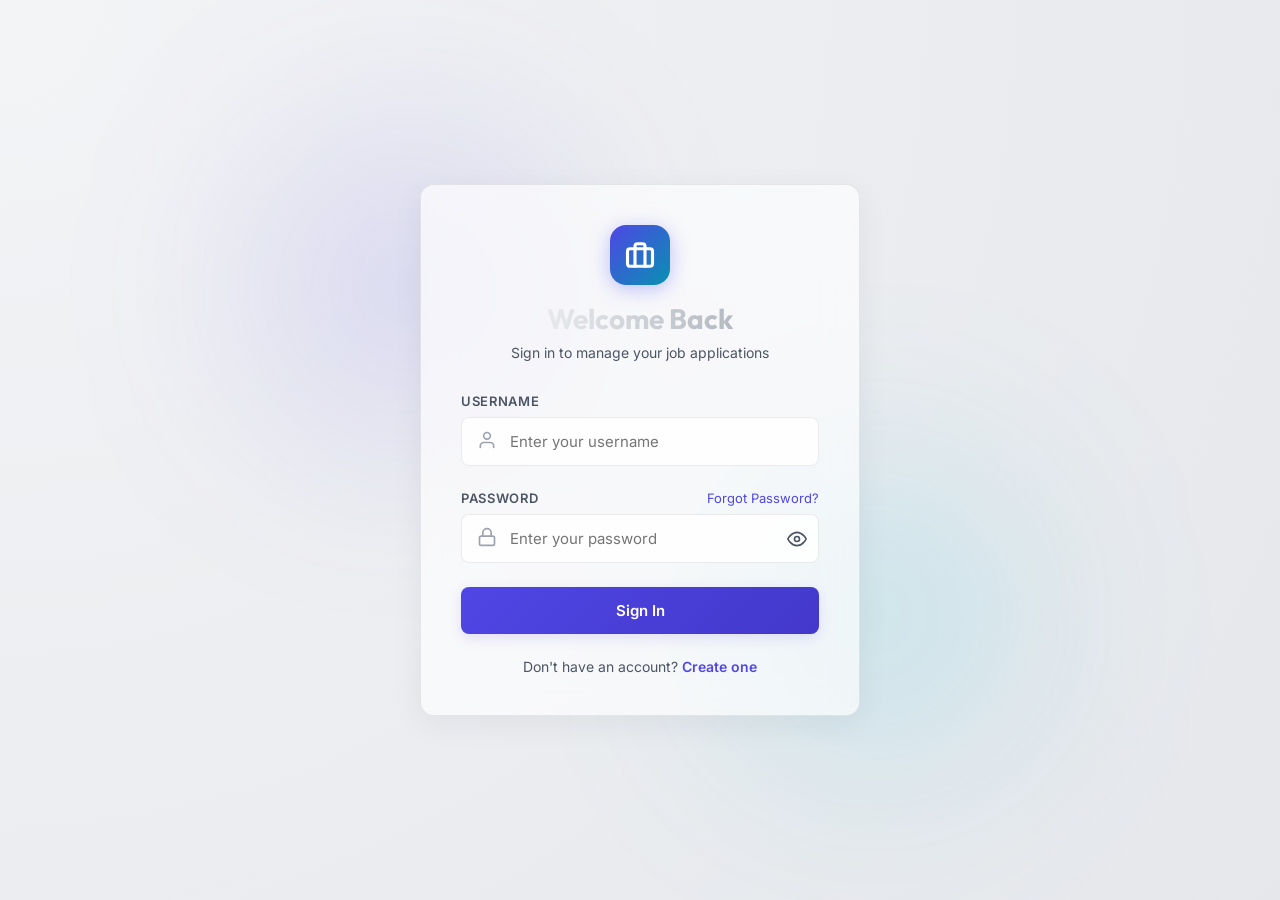
<file: src/main/resources/static/login.html>
<!DOCTYPE html>
<html lang="en">
<head>
    <meta charset="UTF-8">
    <meta name="viewport" content="width=device-width, initial-scale=1.0">
    <title>Sign In - Job Tracker</title>
    <link rel="stylesheet" href="css/style.css">
</head>
<body>
    <div class="auth-wrapper">
        <div class="auth-card glass">
            <div class="auth-header">
                <div class="logo-container">
                    <svg viewBox="0 0 24 24" fill="none" stroke="currentColor" stroke-width="2.5" stroke-linecap="round" stroke-linejoin="round">
                        <rect x="2" y="7" width="20" height="14" rx="2" ry="2"></rect>
                        <path d="M16 21V5a2 2 0 0 0-2-2h-4a2 2 0 0 0-2 2v16"></path>
                    </svg>
                </div>
                <h2>Welcome Back</h2>
                <p>Sign in to manage your job applications</p>
            </div>
            
            <form id="loginForm">
                <div class="form-group">
                    <label for="username" class="form-label">Username</label>
                    <div class="input-wrapper">
                        <input type="text" id="username" class="form-input" placeholder="Enter your username" required autocomplete="username">
                        <span class="input-icon">
                            <svg width="20" height="20" viewBox="0 0 24 24" fill="none" stroke="currentColor" stroke-width="2" stroke-linecap="round" stroke-linejoin="round">
                                <path d="M20 21v-2a4 4 0 0 0-4-4H8a4 4 0 0 0-4 4v2"></path>
                                <circle cx="12" cy="7" r="4"></circle>
                            </svg>
                        </span>
                    </div>
                </div>

                <div class="form-group">
                    <div style="display: flex; justify-content: space-between; align-items: center; margin-bottom: 8px;">
                        <label for="password" class="form-label" style="margin-bottom: 0;">Password</label>
                        <a href="#" id="forgotPasswordLink" style="font-size: 13px; color: var(--primary); text-decoration: none;">Forgot Password?</a>
                    </div>
                    <div class="input-wrapper" style="position: relative;">
                        <input type="password" id="password" class="form-input" placeholder="Enter your password" required autocomplete="current-password" style="padding-right: 42px;">
                        <span class="input-icon">
                            <svg width="20" height="20" viewBox="0 0 24 24" fill="none" stroke="currentColor" stroke-width="2" stroke-linecap="round" stroke-linejoin="round">
                                <rect x="3" y="11" width="18" height="11" rx="2" ry="2"></rect>
                                <path d="M7 11V7a5 5 0 0 1 10 0v4"></path>
                            </svg>
                        </span>
                        <span class="password-toggle-btn" style="position: absolute; right: 12px; top: 50%; transform: translateY(-50%); cursor: pointer; color: var(--text-secondary); display: flex; align-items: center; justify-content: center; z-index: 10;">
                            <svg class="eye-icon" width="20" height="20" viewBox="0 0 24 24" fill="none" stroke="currentColor" stroke-width="2" stroke-linecap="round" stroke-linejoin="round">
                                <path d="M1 12s4-8 11-8 11 8 11 8-4 8-11 8-11-8-11-8z"></path>
                                <circle cx="12" cy="12" r="3"></circle>
                            </svg>
                            <svg class="eye-off-icon hidden" width="20" height="20" viewBox="0 0 24 24" fill="none" stroke="currentColor" stroke-width="2" stroke-linecap="round" stroke-linejoin="round">
                                <path d="M17.94 17.94A10.07 10.07 0 0 1 12 20c-7 0-11-8-11-8a18.45 18.45 0 0 1 5.06-5.94M9.9 4.24A9.12 9.12 0 0 1 12 4c7 0 11 8 11 8a18.5 18.5 0 0 1-2.16 3.19m-6.72-1.07a3 3 0 1 1-4.24-4.24"></path>
                                <line x1="1" y1="1" x2="23" y2="23"></line>
                            </svg>
                        </span>
                    </div>
                </div>

                <button type="submit" id="loginBtn" class="btn btn-primary">Sign In</button>
            </form>

            <div class="auth-footer">
                Don't have an account? <a href="signup.html">Create one</a>
            </div>
        </div>
    </div>

    <!-- Forgot Password Modal Overlay -->
    <div id="forgotPasswordModalOverlay" class="modal-overlay">
        <div class="modal glass" style="max-width: 420px; width: 90%; display: flex; flex-direction: column; padding: 28px;">
            <div class="modal-header" style="flex-shrink: 0; margin-bottom: 16px; display: flex; justify-content: space-between; align-items: center;">
                <h3 style="display: flex; align-items: center; gap: 8px; font-size: 20px; color: var(--text-primary);">
                    Password Recovery
                </h3>
                <button id="closeForgotPasswordModalBtn" class="modal-close" style="font-size: 24px; background: transparent; border: none; color: var(--text-secondary); cursor: pointer;">&times;</button>
            </div>
            
            <form id="forgotPasswordForm" style="display: flex; flex-direction: column; gap: 16px;">
                <div class="form-group">
                    <label for="forgotEmail" class="form-label">Email Address</label>
                    <div class="input-wrapper" style="display: flex; gap: 8px;">
                        <input type="email" id="forgotEmail" class="form-input" placeholder="Enter your registered email" required style="flex: 1;">
                        <button type="button" id="sendResetOtpBtn" class="btn btn-secondary" style="width: auto; padding: 0 16px; font-size: 13px; height: 42px; white-space: nowrap;">Send OTP</button>
                    </div>
                </div>

                <!-- OTP & New Password Group (Hidden by default) -->
                <div id="resetFieldsGroup" class="hidden" style="display: flex; flex-direction: column; gap: 16px;">
                    <div class="form-group">
                        <label for="resetOtp" class="form-label">Verification Code (OTP)</label>
                        <input type="text" id="resetOtp" class="form-input" placeholder="Enter 6-digit code" maxlength="6">
                    </div>

                    <div class="form-group">
                        <label for="newPassword" class="form-label">New Password</label>
                        <div class="input-wrapper" style="position: relative;">
                            <input type="password" id="newPassword" class="form-input" placeholder="Enter new password" style="padding-right: 42px;">
                            <span class="password-toggle-btn" style="position: absolute; right: 12px; top: 50%; transform: translateY(-50%); cursor: pointer; color: var(--text-secondary); display: flex; align-items: center; justify-content: center; z-index: 10;">
                                <svg class="eye-icon" width="20" height="20" viewBox="0 0 24 24" fill="none" stroke="currentColor" stroke-width="2" stroke-linecap="round" stroke-linejoin="round">
                                    <path d="M1 12s4-8 11-8 11 8 11 8-4 8-11 8-11-8-11-8z"></path>
                                    <circle cx="12" cy="12" r="3"></circle>
                                </svg>
                                <svg class="eye-off-icon hidden" width="20" height="20" viewBox="0 0 24 24" fill="none" stroke="currentColor" stroke-width="2" stroke-linecap="round" stroke-linejoin="round">
                                    <path d="M17.94 17.94A10.07 10.07 0 0 1 12 20c-7 0-11-8-11-8a18.45 18.45 0 0 1 5.06-5.94M9.9 4.24A9.12 9.12 0 0 1 12 4c7 0 11 8 11 8a18.5 18.5 0 0 1-2.16 3.19m-6.72-1.07a3 3 0 1 1-4.24-4.24"></path>
                                    <line x1="1" y1="1" x2="23" y2="23"></line>
                                </svg>
                            </span>
                        </div>
                    </div>
                </div>

                <div class="modal-footer" style="flex-shrink: 0; margin-top: 12px; padding-top: 12px; border-top: 1px solid var(--card-border); display: flex; justify-content: flex-end; gap: 8px;">
                    <button type="button" id="cancelResetBtn" class="btn btn-secondary">Cancel</button>
                    <button type="submit" id="submitResetBtn" class="btn btn-primary" style="width: auto;" disabled>Reset Password</button>
                </div>
            </form>
        </div>
    </div>

    <script src="js/auth.js"></script>
</body>
</html>
</file>
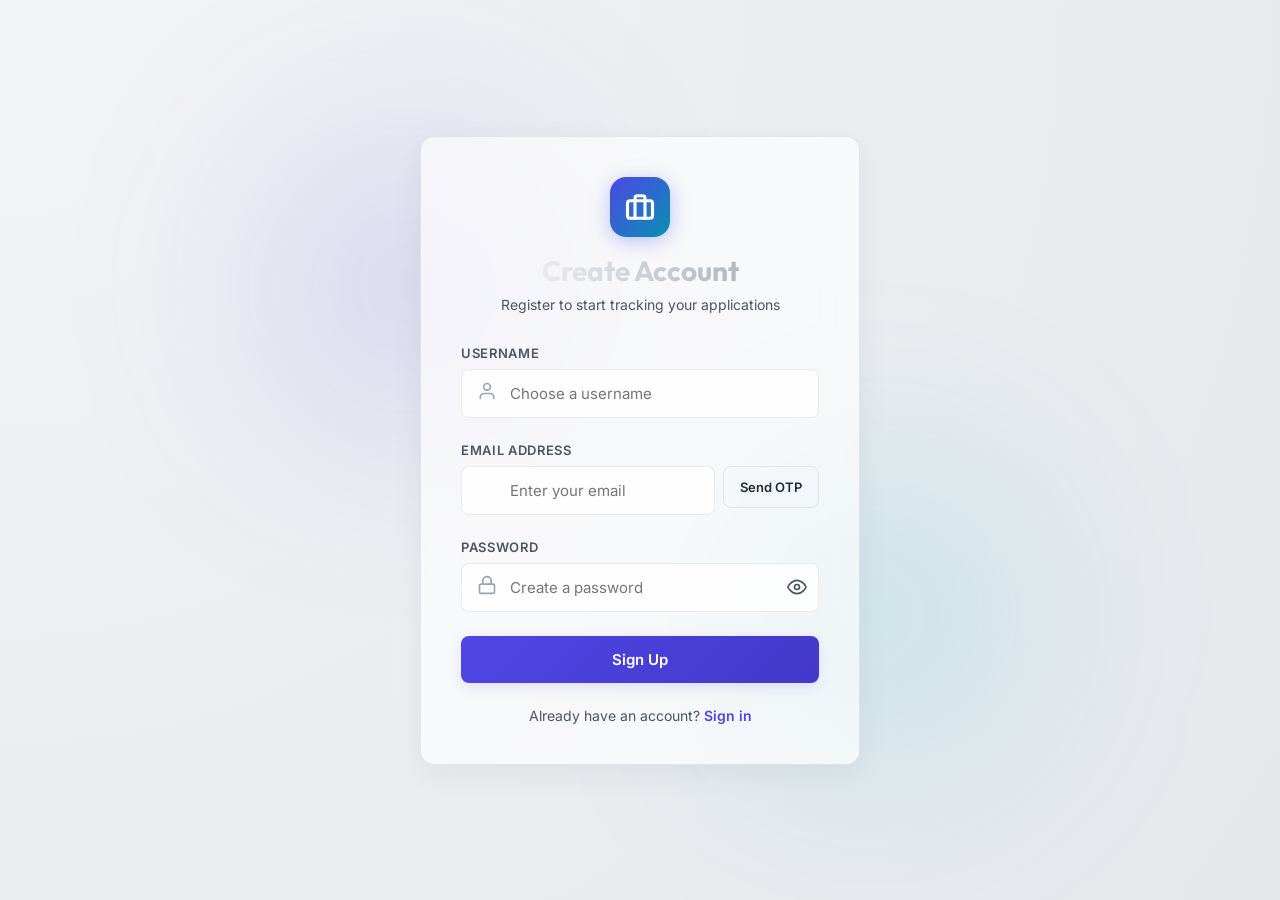
<file: src/main/resources/static/signup.html>
<!DOCTYPE html>
<html lang="en">
<head>
    <meta charset="UTF-8">
    <meta name="viewport" content="width=device-width, initial-scale=1.0">
    <title>Sign Up - Job Tracker</title>
    <link rel="stylesheet" href="css/style.css">
</head>
<body>
    <div class="auth-wrapper">
        <div class="auth-card glass">
            <div class="auth-header">
                <div class="logo-container">
                    <svg viewBox="0 0 24 24" fill="none" stroke="currentColor" stroke-width="2.5" stroke-linecap="round" stroke-linejoin="round">
                        <rect x="2" y="7" width="20" height="14" rx="2" ry="2"></rect>
                        <path d="M16 21V5a2 2 0 0 0-2-2h-4a2 2 0 0 0-2 2v16"></path>
                    </svg>
                </div>
                <h2>Create Account</h2>
                <p>Register to start tracking your applications</p>
            </div>
            
            <form id="registerForm">
                <div class="form-group">
                    <label for="username" class="form-label">Username</label>
                    <div class="input-wrapper">
                        <input type="text" id="username" class="form-input" placeholder="Choose a username" required autocomplete="username">
                        <span class="input-icon">
                            <svg width="20" height="20" viewBox="0 0 24 24" fill="none" stroke="currentColor" stroke-width="2" stroke-linecap="round" stroke-linejoin="round">
                                <path d="M20 21v-2a4 4 0 0 0-4-4H8a4 4 0 0 0-4 4v2"></path>
                                <circle cx="12" cy="7" r="4"></circle>
                            </svg>
                        </span>
                    </div>
                </div>

                <div class="form-group">
                    <label for="email" class="form-label">Email Address</label>
                    <div class="input-wrapper" style="display: flex; gap: 8px;">
                        <input type="email" id="email" class="form-input" placeholder="Enter your email" required autocomplete="email" style="flex: 1;">
                        <button type="button" id="sendOtpBtn" class="btn btn-secondary" style="width: auto; padding: 0 16px; font-size: 13px; height: 42px; white-space: nowrap;">Send OTP</button>
                    </div>
                </div>

                <div id="otpGroup" class="form-group hidden">
                    <label for="otp" class="form-label">Verification Code (OTP)</label>
                    <div class="input-wrapper">
                        <input type="text" id="otp" class="form-input" placeholder="Enter 6-digit code" maxlength="6">
                        <span class="input-icon">
                            <svg width="20" height="20" viewBox="0 0 24 24" fill="none" stroke="currentColor" stroke-width="2" stroke-linecap="round" stroke-linejoin="round">
                                <path d="M12 22s8-4 8-10V5l-8-3-8 3v7c0 6 8 10 8 10z"></path>
                            </svg>
                        </span>
                    </div>
                </div>

                <div class="form-group">
                    <label for="password" class="form-label">Password</label>
                    <div class="input-wrapper" style="position: relative;">
                        <input type="password" id="password" class="form-input" placeholder="Create a password" required autocomplete="new-password" style="padding-right: 42px;">
                        <span class="input-icon">
                            <svg width="20" height="20" viewBox="0 0 24 24" fill="none" stroke="currentColor" stroke-width="2" stroke-linecap="round" stroke-linejoin="round">
                                <rect x="3" y="11" width="18" height="11" rx="2" ry="2"></rect>
                                <path d="M7 11V7a5 5 0 0 1 10 0v4"></path>
                            </svg>
                        </span>
                        <span class="password-toggle-btn" style="position: absolute; right: 12px; top: 50%; transform: translateY(-50%); cursor: pointer; color: var(--text-secondary); display: flex; align-items: center; justify-content: center; z-index: 10;">
                            <svg class="eye-icon" width="20" height="20" viewBox="0 0 24 24" fill="none" stroke="currentColor" stroke-width="2" stroke-linecap="round" stroke-linejoin="round">
                                <path d="M1 12s4-8 11-8 11 8 11 8-4 8-11 8-11-8-11-8z"></path>
                                <circle cx="12" cy="12" r="3"></circle>
                            </svg>
                            <svg class="eye-off-icon hidden" width="20" height="20" viewBox="0 0 24 24" fill="none" stroke="currentColor" stroke-width="2" stroke-linecap="round" stroke-linejoin="round">
                                <path d="M17.94 17.94A10.07 10.07 0 0 1 12 20c-7 0-11-8-11-8a18.45 18.45 0 0 1 5.06-5.94M9.9 4.24A9.12 9.12 0 0 1 12 4c7 0 11 8 11 8a18.5 18.5 0 0 1-2.16 3.19m-6.72-1.07a3 3 0 1 1-4.24-4.24"></path>
                                <line x1="1" y1="1" x2="23" y2="23"></line>
                            </svg>
                        </span>
                    </div>
                </div>

                <button type="submit" id="registerBtn" class="btn btn-primary" disabled>Sign Up</button>
            </form>

            <div class="auth-footer">
                Already have an account? <a href="login.html">Sign in</a>
            </div>
        </div>
    </div>

    <script src="js/auth.js"></script>
</body>
</html>
</file>
<file: src/main/resources/static/css/style.css>
@import url('https://fonts.googleapis.com/css2?family=Inter:wght@300;400;500;600;700&family=Outfit:wght@400;500;600;700;800&display=swap');

:root {
    --bg-gradient: radial-gradient(circle at top left, #121829, #0a0c16);
    --card-bg: rgba(25, 33, 56, 0.45);
    --card-border: rgba(255, 255, 255, 0.08);
    --card-hover-bg: rgba(35, 47, 78, 0.6);
    --card-hover-border: rgba(255, 255, 255, 0.15);
    
    --text-primary: #f3f4f6;
    --text-secondary: #9ca3af;
    --text-muted: #6b7280;
    
    --primary: #6366f1;
    --primary-hover: #4f46e5;
    --primary-glow: rgba(99, 102, 241, 0.3);
    
    --accent: #06b6d4;
    
    --success: #10b981;
    --success-bg: rgba(16, 185, 129, 0.15);
    --warning: #f59e0b;
    --warning-bg: rgba(245, 158, 11, 0.15);
    --danger: #ef4444;
    --danger-bg: rgba(239, 68, 68, 0.15);
    --info: #3b82f6;
    --info-bg: rgba(59, 130, 246, 0.15);
    
    --radius-sm: 8px;
    --radius-md: 14px;
    --radius-lg: 20px;
    
    --shadow: 0 8px 32px 0 rgba(0, 0, 0, 0.4);
    --transition: all 0.3s cubic-bezier(0.4, 0, 0.2, 1);
    
    --input-bg: rgba(10, 12, 22, 0.6);
}

body.light-theme {
    --bg-gradient: radial-gradient(circle at top left, #f3f4f6, #e5e7eb);
    --card-bg: rgba(255, 255, 255, 0.65);
    --card-border: rgba(0, 0, 0, 0.08);
    --card-hover-bg: rgba(255, 255, 255, 0.9);
    --card-hover-border: rgba(99, 102, 241, 0.2);
    
    --text-primary: #1f2937;
    --text-secondary: #4b5563;
    --text-muted: #9ca3af;
    
    --primary: #4f46e5;
    --primary-hover: #4338ca;
    --primary-glow: rgba(79, 70, 229, 0.15);
    
    --accent: #0891b2;
    
    --success-bg: rgba(16, 185, 129, 0.1);
    --warning-bg: rgba(245, 158, 11, 0.1);
    --danger-bg: rgba(239, 68, 68, 0.1);
    --info-bg: rgba(59, 130, 246, 0.1);
    
    --shadow: 0 8px 32px 0 rgba(31, 41, 55, 0.06);
    
    --input-bg: rgba(255, 255, 255, 0.85);
}

* {
    box-sizing: border-box;
    margin: 0;
    padding: 0;
}

body {
    font-family: 'Inter', sans-serif;
    background: var(--bg-gradient);
    color: var(--text-primary);
    min-height: 100vh;
    display: flex;
    flex-direction: column;
    overflow-x: hidden;
}

h1, h2, h3, h4 {
    font-family: 'Outfit', sans-serif;
    font-weight: 700;
}

/* Glassmorphism utility */
.glass {
    background: var(--card-bg);
    backdrop-filter: blur(16px);
    -webkit-backdrop-filter: blur(16px);
    border: 1px solid var(--card-border);
    border-radius: var(--radius-md);
    box-shadow: var(--shadow);
}

/* Auth Pages Wrapper */
.auth-wrapper {
    display: flex;
    justify-content: center;
    align-items: center;
    flex: 1;
    padding: 20px;
    position: relative;
}

.auth-wrapper::before {
    content: '';
    position: absolute;
    width: 300px;
    height: 300px;
    border-radius: 50%;
    background: var(--primary-glow);
    filter: blur(100px);
    top: 15%;
    left: 20%;
    z-index: 0;
    pointer-events: none;
}

.auth-wrapper::after {
    content: '';
    position: absolute;
    width: 300px;
    height: 300px;
    border-radius: 50%;
    background: rgba(6, 182, 212, 0.15);
    filter: blur(100px);
    bottom: 15%;
    right: 20%;
    z-index: 0;
    pointer-events: none;
}

/* Auth Card */
.auth-card {
    width: 100%;
    max-width: 440px;
    padding: 40px;
    z-index: 1;
    animation: fadeInScale 0.5s ease-out;
}

.auth-header {
    text-align: center;
    margin-bottom: 32px;
}

.logo-container {
    display: inline-flex;
    align-items: center;
    justify-content: center;
    width: 60px;
    height: 60px;
    border-radius: 16px;
    background: linear-gradient(135deg, var(--primary), var(--accent));
    box-shadow: 0 4px 20px rgba(99, 102, 241, 0.4);
    margin-bottom: 16px;
}

.logo-container svg {
    width: 30px;
    height: 30px;
    color: white;
}

.auth-header h2 {
    font-size: 28px;
    background: linear-gradient(to right, #ffffff, #9ca3af);
    -webkit-background-clip: text;
    -webkit-text-fill-color: transparent;
    margin-bottom: 8px;
}

.auth-header p {
    color: var(--text-secondary);
    font-size: 14px;
}

/* Forms */
.form-group {
    margin-bottom: 24px;
    position: relative;
}

.form-label {
    display: block;
    margin-bottom: 8px;
    font-size: 13px;
    font-weight: 600;
    text-transform: uppercase;
    letter-spacing: 0.05em;
    color: var(--text-secondary);
}

.input-wrapper {
    position: relative;
}

.input-icon {
    position: absolute;
    left: 16px;
    top: 50%;
    transform: translateY(-50%);
    color: var(--text-muted);
    pointer-events: none;
    transition: var(--transition);
}

.form-input {
    width: 100%;
    padding: 14px 16px 14px 48px;
    background: var(--input-bg);
    border: 1px solid var(--card-border);
    border-radius: var(--radius-sm);
    color: var(--text-primary);
    font-family: inherit;
    font-size: 15px;
    transition: var(--transition);
}

.form-input:focus {
    outline: none;
    border-color: var(--primary);
    background: rgba(10, 12, 22, 0.9);
    box-shadow: 0 0 0 3px rgba(99, 102, 241, 0.15);
}

.form-input:focus + .input-icon {
    color: var(--primary);
}

/* Buttons */
.btn {
    display: inline-flex;
    align-items: center;
    justify-content: center;
    padding: 14px 28px;
    border: none;
    border-radius: var(--radius-sm);
    font-family: inherit;
    font-size: 15px;
    font-weight: 600;
    cursor: pointer;
    transition: var(--transition);
    gap: 8px;
}

.btn-primary {
    background: linear-gradient(135deg, var(--primary), var(--primary-hover));
    color: white;
    box-shadow: 0 4px 14px 0 var(--primary-glow);
    width: 100%;
}

.btn-primary:hover {
    transform: translateY(-1px);
    box-shadow: 0 6px 20px 0 rgba(99, 102, 241, 0.45);
}

.btn-secondary {
    background: transparent;
    border: 1px solid var(--card-border);
    color: var(--text-primary);
}

.btn-secondary:hover {
    background: rgba(255, 255, 255, 0.05);
    border-color: var(--text-secondary);
}

.btn-danger {
    background: var(--danger);
    color: white;
}

.btn-danger:hover {
    background: #dc2626;
    box-shadow: 0 4px 12px rgba(239, 68, 68, 0.35);
}

.btn-warning {
    background: var(--warning-bg);
    border: 1px solid var(--warning);
    color: var(--warning);
}

.btn-warning:hover {
    background: var(--warning);
    color: #111827;
    box-shadow: 0 4px 12px rgba(245, 158, 11, 0.35);
}


.auth-footer {
    text-align: center;
    margin-top: 24px;
    font-size: 14px;
    color: var(--text-secondary);
}

.auth-footer a {
    color: var(--primary);
    text-decoration: none;
    font-weight: 600;
    transition: var(--transition);
}

.auth-footer a:hover {
    color: var(--accent);
    text-decoration: underline;
}

/* Alert Notification */
.alert {
    position: fixed;
    top: 24px;
    right: 24px;
    padding: 16px 24px;
    border-radius: var(--radius-sm);
    z-index: 1000;
    box-shadow: 0 10px 30px rgba(0,0,0,0.5);
    transform: translateX(120%);
    transition: transform 0.4s cubic-bezier(0.175, 0.885, 0.32, 1.275);
    display: flex;
    align-items: center;
    gap: 12px;
    font-weight: 500;
}

.alert.show {
    transform: translateX(0);
}

.alert-success {
    background: #064e3b;
    border: 1px solid var(--success);
    color: #a7f3d0;
}

.alert-error {
    background: #7f1d1d;
    border: 1px solid var(--danger);
    color: #fca5a5;
}

/* --- Dashboard Styles --- */
.dashboard-container {
    max-width: 1280px;
    width: 100%;
    margin: 0 auto;
    padding: 32px 24px;
}

/* Navbar */
.navbar {
    display: flex;
    justify-content: space-between;
    align-items: center;
    padding: 16px 32px;
    margin-bottom: 32px;
}

.nav-brand {
    display: flex;
    align-items: center;
    gap: 12px;
}

.nav-logo {
    width: 40px;
    height: 40px;
    border-radius: 10px;
    background: linear-gradient(135deg, var(--primary), var(--accent));
    display: flex;
    align-items: center;
    justify-content: center;
    color: white;
}

.nav-logo svg {
    width: 20px;
    height: 20px;
}

.nav-brand h1 {
    font-size: 22px;
    background: linear-gradient(to right, #fff, var(--text-secondary));
    -webkit-background-clip: text;
    -webkit-text-fill-color: transparent;
}

.nav-user {
    display: flex;
    align-items: center;
    gap: 16px;
}

.user-badge {
    background: rgba(255, 255, 255, 0.05);
    border: 1px solid var(--card-border);
    padding: 8px 16px;
    border-radius: 50px;
    display: flex;
    align-items: center;
    gap: 8px;
    font-size: 14px;
    cursor: pointer;
    transition: background 0.2s ease, border-color 0.2s ease, transform 0.2s ease;
}

.user-badge:hover {
    background: rgba(255, 255, 255, 0.1);
    border-color: var(--primary);
    transform: translateY(-1px);
}

.user-avatar {
    width: 24px;
    height: 24px;
    border-radius: 50%;
    background: var(--primary);
    display: flex;
    align-items: center;
    justify-content: center;
    font-weight: 700;
    font-size: 11px;
    color: white;
}

/* Dashboard Summary Cards */
.summary-grid {
    display: grid;
    grid-template-columns: repeat(auto-fit, minmax(220px, 1fr));
    gap: 20px;
    margin-bottom: 32px;
}

.summary-card {
    padding: 24px;
    position: relative;
    overflow: hidden;
    transition: var(--transition);
}

.summary-card:hover {
    transform: translateY(-2px);
    background: var(--card-hover-bg);
    border-color: var(--card-hover-border);
}

.summary-title {
    font-size: 13px;
    text-transform: uppercase;
    letter-spacing: 0.05em;
    color: var(--text-secondary);
    margin-bottom: 8px;
}

.summary-val {
    font-size: 32px;
    font-weight: 800;
    font-family: 'Outfit', sans-serif;
}

.summary-card::after {
    content: '';
    position: absolute;
    right: -20px;
    bottom: -20px;
    width: 80px;
    height: 80px;
    border-radius: 50%;
    background: var(--primary-glow);
    filter: blur(30px);
    opacity: 0.4;
}

/* Filter controls and Actions */
.controls-row {
    display: flex;
    justify-content: space-between;
    align-items: center;
    margin-bottom: 24px;
    flex-wrap: wrap;
    gap: 16px;
}

.filter-group {
    display: flex;
    background: rgba(10, 12, 22, 0.5);
    border: 1px solid var(--card-border);
    padding: 4px;
    border-radius: var(--radius-sm);
    gap: 4px;
}

.filter-btn {
    border: none;
    background: transparent;
    color: var(--text-secondary);
    padding: 8px 16px;
    font-family: inherit;
    font-size: 14px;
    font-weight: 500;
    border-radius: 6px;
    cursor: pointer;
    transition: var(--transition);
}

.filter-btn:hover {
    color: var(--text-primary);
}

.filter-btn.active {
    background: var(--primary);
    color: white;
    box-shadow: 0 4px 10px rgba(99, 102, 241, 0.25);
}

/* Job Applications Grid/List */
.jobs-list {
    display: grid;
    grid-template-columns: 1fr;
    gap: 16px;
    margin-bottom: 40px;
}

.job-card {
    display: grid;
    grid-template-columns: 2fr 2fr 1.5fr 1.5fr 1.5fr;
    align-items: center;
    padding: 20px 28px;
    transition: var(--transition);
}

.job-card:hover {
    background: var(--card-hover-bg);
    border-color: var(--card-hover-border);
    transform: scale(1.005);
}

.job-main-info {
    display: flex;
    flex-direction: column;
    gap: 4px;
}

.job-company {
    font-size: 17px;
    font-weight: 600;
    color: var(--text-primary);
}

.job-role {
    font-size: 14px;
    color: var(--text-secondary);
}

.job-date-container {
    color: var(--text-secondary);
    font-size: 14px;
}

/* Badges */
.badge {
    display: inline-flex;
    align-items: center;
    padding: 6px 12px;
    border-radius: 50px;
    font-size: 12px;
    font-weight: 600;
    text-transform: uppercase;
    letter-spacing: 0.03em;
    width: fit-content;
}

.badge-applied {
    background: var(--info-bg);
    color: var(--info);
    border: 1px solid rgba(59, 130, 246, 0.3);
}

.badge-interviewing {
    background: var(--warning-bg);
    color: var(--warning);
    border: 1px solid rgba(245, 158, 11, 0.3);
}

.badge-offered {
    background: var(--success-bg);
    color: var(--success);
    border: 1px solid rgba(16, 185, 129, 0.3);
}

.badge-rejected {
    background: var(--danger-bg);
    color: var(--danger);
    border: 1px solid rgba(239, 68, 68, 0.3);
}

.job-actions {
    display: flex;
    justify-content: flex-end;
    gap: 12px;
}

.action-btn {
    background: transparent;
    border: 1px solid var(--card-border);
    color: var(--text-secondary);
    width: 36px;
    height: 36px;
    border-radius: 8px;
    display: flex;
    align-items: center;
    justify-content: center;
    cursor: pointer;
    transition: var(--transition);
}

.action-btn:hover {
    color: var(--text-primary);
    background: rgba(255,255,255,0.05);
    border-color: var(--text-secondary);
}

.action-btn-danger:hover {
    color: var(--danger);
    background: var(--danger-bg);
    border-color: rgba(239, 68, 68, 0.3);
}

/* Modal */
.modal-overlay {
    position: fixed;
    top: 0;
    left: 0;
    right: 0;
    bottom: 0;
    background: rgba(5, 7, 13, 0.85);
    backdrop-filter: blur(8px);
    z-index: 100;
    display: flex;
    align-items: center;
    justify-content: center;
    opacity: 0;
    pointer-events: none;
    transition: var(--transition);
}

.modal-overlay.show {
    opacity: 1;
    pointer-events: auto;
}

.modal {
    width: 100%;
    max-width: 550px;
    padding: 32px;
    transform: translateY(20px);
    transition: var(--transition);
}

.modal-overlay.show .modal {
    transform: translateY(0);
}

.modal-header {
    display: flex;
    justify-content: space-between;
    align-items: center;
    margin-bottom: 24px;
}

.modal-header h3 {
    font-size: 22px;
}

.modal-close {
    background: transparent;
    border: none;
    color: var(--text-secondary);
    cursor: pointer;
    transition: var(--transition);
    font-size: 20px;
}

.modal-close:hover {
    color: var(--text-primary);
}

.modal-footer {
    display: flex;
    justify-content: flex-end;
    gap: 16px;
    margin-top: 32px;
}

/* Empty State */
.empty-state {
    text-align: center;
    padding: 60px 40px;
    color: var(--text-secondary);
}

.empty-state svg {
    width: 64px;
    height: 64px;
    color: var(--text-muted);
    margin-bottom: 16px;
}

.empty-state p {
    font-size: 15px;
    max-width: 320px;
    margin: 8px auto 0;
}

/* Animations */
@keyframes fadeInScale {
    from {
        opacity: 0;
        transform: scale(0.95);
    }
    to {
        opacity: 1;
        transform: scale(1);
    }
}

/* Mobile responsive fixes */
@media (max-width: 768px) {
    .job-card {
        grid-template-columns: 1fr;
        gap: 12px;
        padding: 20px;
    }
    
    .job-actions {
        justify-content: flex-start;
        margin-top: 8px;
    }
    
    .controls-row {
        flex-direction: column;
        align-items: stretch;
    }
    
    .btn-add {
        width: 100%;
    }
    
    .filter-group {
        overflow-x: auto;
    }
}

/* --- Tabs navigation --- */
.tab-navigation {
    display: flex;
    padding: 6px;
    gap: 8px;
    border-radius: var(--radius-md);
}

.tab-btn {
    flex: 1;
    border: none;
    background: transparent;
    color: var(--text-secondary);
    padding: 12px 24px;
    font-family: inherit;
    font-size: 15px;
    font-weight: 600;
    border-radius: var(--radius-sm);
    cursor: pointer;
    transition: var(--transition);
    display: inline-flex;
    align-items: center;
    justify-content: center;
    gap: 8px;
}

.tab-btn:hover {
    color: var(--text-primary);
    background: rgba(255, 255, 255, 0.03);
}

.tab-btn.active {
    background: var(--primary);
    color: white;
    box-shadow: 0 4px 14px var(--primary-glow);
}

/* --- Tab Panes --- */
.tab-pane {
    animation: fadeInScale 0.4s ease-out;
}

.hidden {
    display: none !important;
}

/* --- Calendar styles --- */
.calendar-container {
    padding: 24px;
    margin-bottom: 20px;
}

.calendar-header {
    display: flex;
    justify-content: space-between;
    align-items: center;
    margin-bottom: 24px;
}

.calendar-nav-btn {
    background: rgba(255, 255, 255, 0.05);
    border: 1px solid var(--card-border);
    color: var(--text-primary);
    width: 40px;
    height: 40px;
    border-radius: var(--radius-sm);
    font-size: 18px;
    cursor: pointer;
    transition: var(--transition);
    display: flex;
    align-items: center;
    justify-content: center;
}

.calendar-nav-btn:hover {
    background: var(--primary);
    border-color: var(--primary);
    box-shadow: 0 0 10px var(--primary-glow);
}

.calendar-days {
    display: grid;
    grid-template-columns: repeat(7, 1fr);
    text-align: center;
    font-weight: 600;
    font-size: 13px;
    color: var(--text-secondary);
    text-transform: uppercase;
    margin-bottom: 12px;
}

.calendar-grid {
    display: grid;
    grid-template-columns: repeat(7, 1fr);
    gap: 8px;
}

.calendar-day {
    aspect-ratio: 1.2;
    padding: 8px;
    border: 1px solid var(--card-border);
    border-radius: var(--radius-sm);
    background: var(--input-bg);
    cursor: pointer;
    transition: var(--transition);
    display: flex;
    flex-direction: column;
    justify-content: space-between;
    align-items: flex-end;
}

.calendar-day:hover {
    background: rgba(255, 255, 255, 0.05);
    border-color: var(--text-secondary);
}

.calendar-day.empty {
    border: none;
    background: transparent;
    cursor: default;
    pointer-events: none;
}

.calendar-day.today {
    border-color: var(--primary);
    background: rgba(99, 102, 241, 0.1);
}

.calendar-day.has-interview {
    border-color: var(--warning);
    background: rgba(245, 158, 11, 0.08);
}

.calendar-day-num {
    font-size: 14px;
    font-weight: 600;
}

.calendar-day-indicator {
    width: 8px;
    height: 8px;
    border-radius: 50%;
    background: var(--warning);
    align-self: flex-start;
    box-shadow: 0 0 8px var(--warning);
}

.calendar-interview-item {
    padding: 12px 16px;
    border-radius: var(--radius-sm);
    background: rgba(245, 158, 11, 0.05);
    border: 1px solid rgba(245, 158, 11, 0.2);
    border-left: 4px solid var(--warning);
    display: flex;
    justify-content: space-between;
    align-items: center;
    cursor: pointer;
    transition: var(--transition);
}

.calendar-interview-item:hover {
    background: rgba(245, 158, 11, 0.1);
    transform: translateX(4px);
}

/* --- Analytics charts layout --- */
.analytics-charts-grid {
    display: grid;
    grid-template-columns: 1fr 1fr;
    gap: 20px;
}

@media (max-width: 768px) {
    .analytics-charts-grid {
        grid-template-columns: 1fr !important;
    }
    .analytics-charts-grid > div {
        grid-column: span 1 !important;
    }
}

.chart-card {
    padding: 24px;
}

.chart-card h3 {
    font-size: 16px;
    font-weight: 600;
    margin-bottom: 20px;
    color: var(--text-primary);
}

.chart-wrapper {
    position: relative;
    width: 100%;
    height: 260px;
}

/* --- Modal Tabs & Subpanes --- */
.modal-tab-btn {
    border: none;
    background: transparent;
    color: var(--text-secondary);
    padding: 8px 16px;
    font-family: inherit;
    font-size: 14px;
    font-weight: 600;
    cursor: pointer;
    border-radius: var(--radius-sm);
    transition: var(--transition);
}

.modal-tab-btn:hover {
    color: var(--text-primary);
    background: rgba(255, 255, 255, 0.03);
}

.modal-tab-btn.active {
    color: var(--primary);
    background: rgba(99, 102, 241, 0.1);
}

.modal-tab-pane {
    animation: fadeInScale 0.3s ease-out;
}

/* --- Upload Zone --- */
.upload-zone {
    border: 2px dashed var(--card-border);
    border-radius: var(--radius-sm);
    padding: 24px;
    text-align: center;
    cursor: pointer;
    transition: var(--transition);
    display: flex;
    flex-direction: column;
    align-items: center;
    gap: 12px;
}

.upload-zone:hover {
    border-color: var(--primary);
    background: rgba(99, 102, 241, 0.05);
}

.upload-zone svg {
    color: var(--text-secondary);
}

.upload-zone:hover svg {
    color: var(--primary);
    transform: translateY(-2px);
    transition: var(--transition);
}

.spinner {
    width: 24px;
    height: 24px;
    border: 3px solid rgba(255, 255, 255, 0.1);
    border-radius: 50%;
    border-top-color: var(--primary);
    animation: spin 1s ease-in-out infinite;
}

@keyframes spin {
    to { transform: rotate(360deg); }
}

/* --- File Info display --- */
.file-info {
    display: flex;
    justify-content: space-between;
    align-items: center;
    padding: 12px 16px;
    border-radius: var(--radius-sm);
    border: 1px solid var(--card-border);
    margin-top: 10px;
}

.file-actions {
    display: flex;
    gap: 8px;
}

.file-action-btn {
    background: rgba(255,255,255,0.05);
    border: 1px solid var(--card-border);
    color: var(--text-secondary);
    width: 32px;
    height: 32px;
    border-radius: 6px;
    display: flex;
    align-items: center;
    justify-content: center;
    cursor: pointer;
    transition: var(--transition);
    text-decoration: none;
}

.file-action-btn:hover {
    color: var(--text-primary);
    background: rgba(255,255,255,0.1);
    border-color: var(--text-secondary);
}

.file-action-btn-danger:hover {
    color: var(--danger);
    background: var(--danger-bg);
    border-color: rgba(239, 68, 68, 0.3);
}

/* --- Keyword Badges --- */
.keyword-badge {
    display: inline-block;
    padding: 4px 10px;
    border-radius: 4px;
    font-size: 11px;
    font-weight: 600;
    text-transform: uppercase;
    letter-spacing: 0.02em;
}

.keyword-badge-matched {
    background: rgba(16, 185, 129, 0.15);
    color: var(--success);
    border: 1px solid rgba(16, 185, 129, 0.3);
}

.keyword-badge-missing {
    background: rgba(239, 68, 68, 0.15);
    color: var(--danger);
    border: 1px solid rgba(239, 68, 68, 0.3);
}

/* --- AI Questions List --- */
.ai-question-card {
    border: 1px solid var(--card-border);
    border-radius: 8px;
    background: rgba(255, 255, 255, 0.02);
    overflow: hidden;
    transition: var(--transition);
}

.ai-question-header {
    padding: 12px 16px;
    cursor: pointer;
    font-weight: 600;
    font-size: 14px;
    display: flex;
    justify-content: space-between;
    align-items: center;
    user-select: none;
}

.ai-question-header:hover {
    background: rgba(255, 255, 255, 0.04);
}

.ai-question-body {
    padding: 14px 16px;
    border-top: 1px solid var(--card-border);
    background: rgba(10, 12, 22, 0.4);
    font-size: 13px;
    color: var(--text-secondary);
    line-height: 1.5;
}

/* --- Draft Badge Style --- */
.badge-draft {
    background: rgba(245, 158, 11, 0.12) !important;
    color: var(--warning) !important;
    border: 1px solid rgba(245, 158, 11, 0.25) !important;
}

/* --- Responsive Form Grids --- */
.grid-2 {
    display: grid;
    grid-template-columns: 1fr 1fr;
    gap: 16px;
}

/* --- Advanced Mobile Responsive Fixes --- */
@media (max-width: 768px) {
    /* Make tabs navigation bar scrollable horizontally */
    .tab-navigation {
        overflow-x: auto;
        white-space: nowrap;
        justify-content: flex-start !important;
        -webkit-overflow-scrolling: touch;
        padding: 8px;
    }
    
    .tab-btn {
        flex: 0 0 auto !important;
        padding: 10px 16px !important;
        font-size: 13px !important;
    }

    /* Modal adjustments on mobile */
    .modal {
        padding: 20px !important;
        max-height: 90vh !important;
    }

    .modal-header h3 {
        font-size: 18px !important;
    }

    /* Form grids stacking on mobile */
    .grid-2 {
        grid-template-columns: 1fr;
        gap: 12px;
    }
}

@media (max-width: 576px) {
    /* Stack Navbar on extra small screens */
    .navbar {
        flex-direction: column !important;
        gap: 16px !important;
        padding: 16px !important;
    }

    .nav-user {
        width: 100% !important;
        justify-content: center !important;
        flex-wrap: wrap !important;
    }
}
</file>
